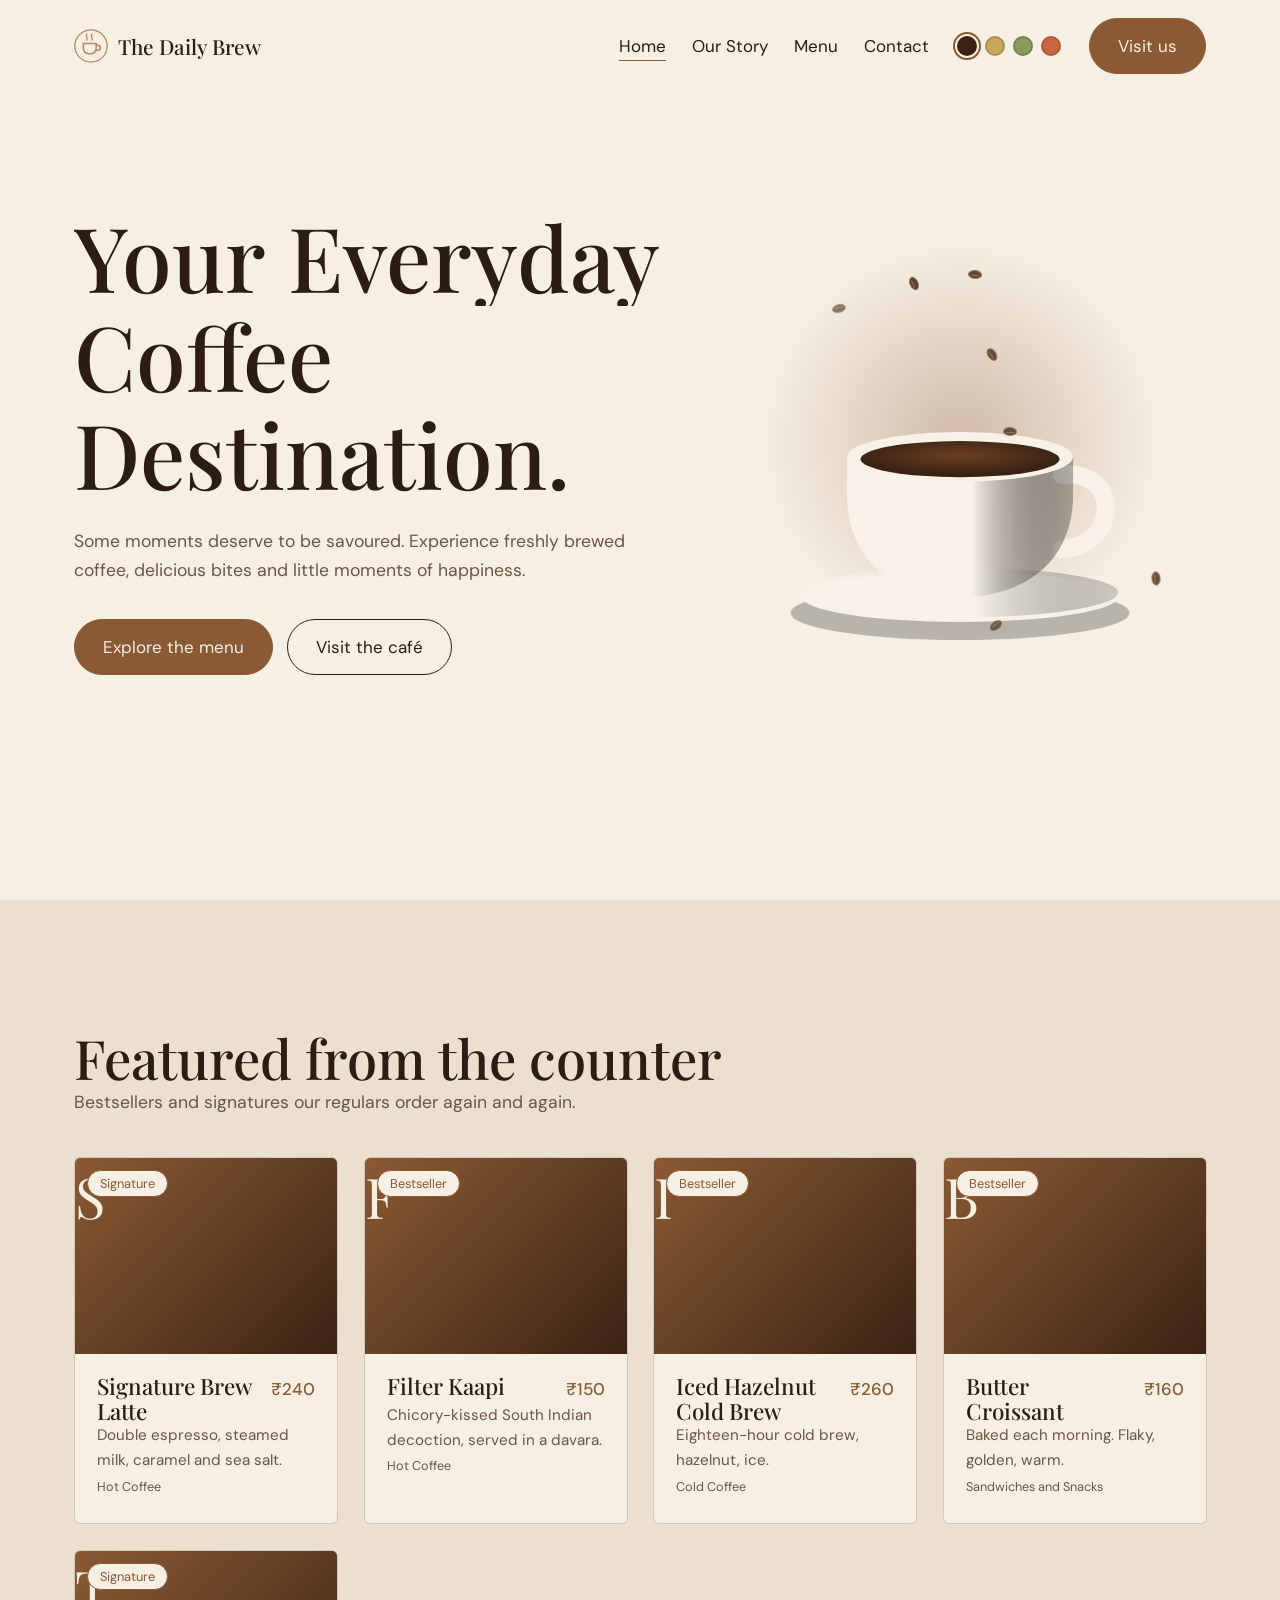
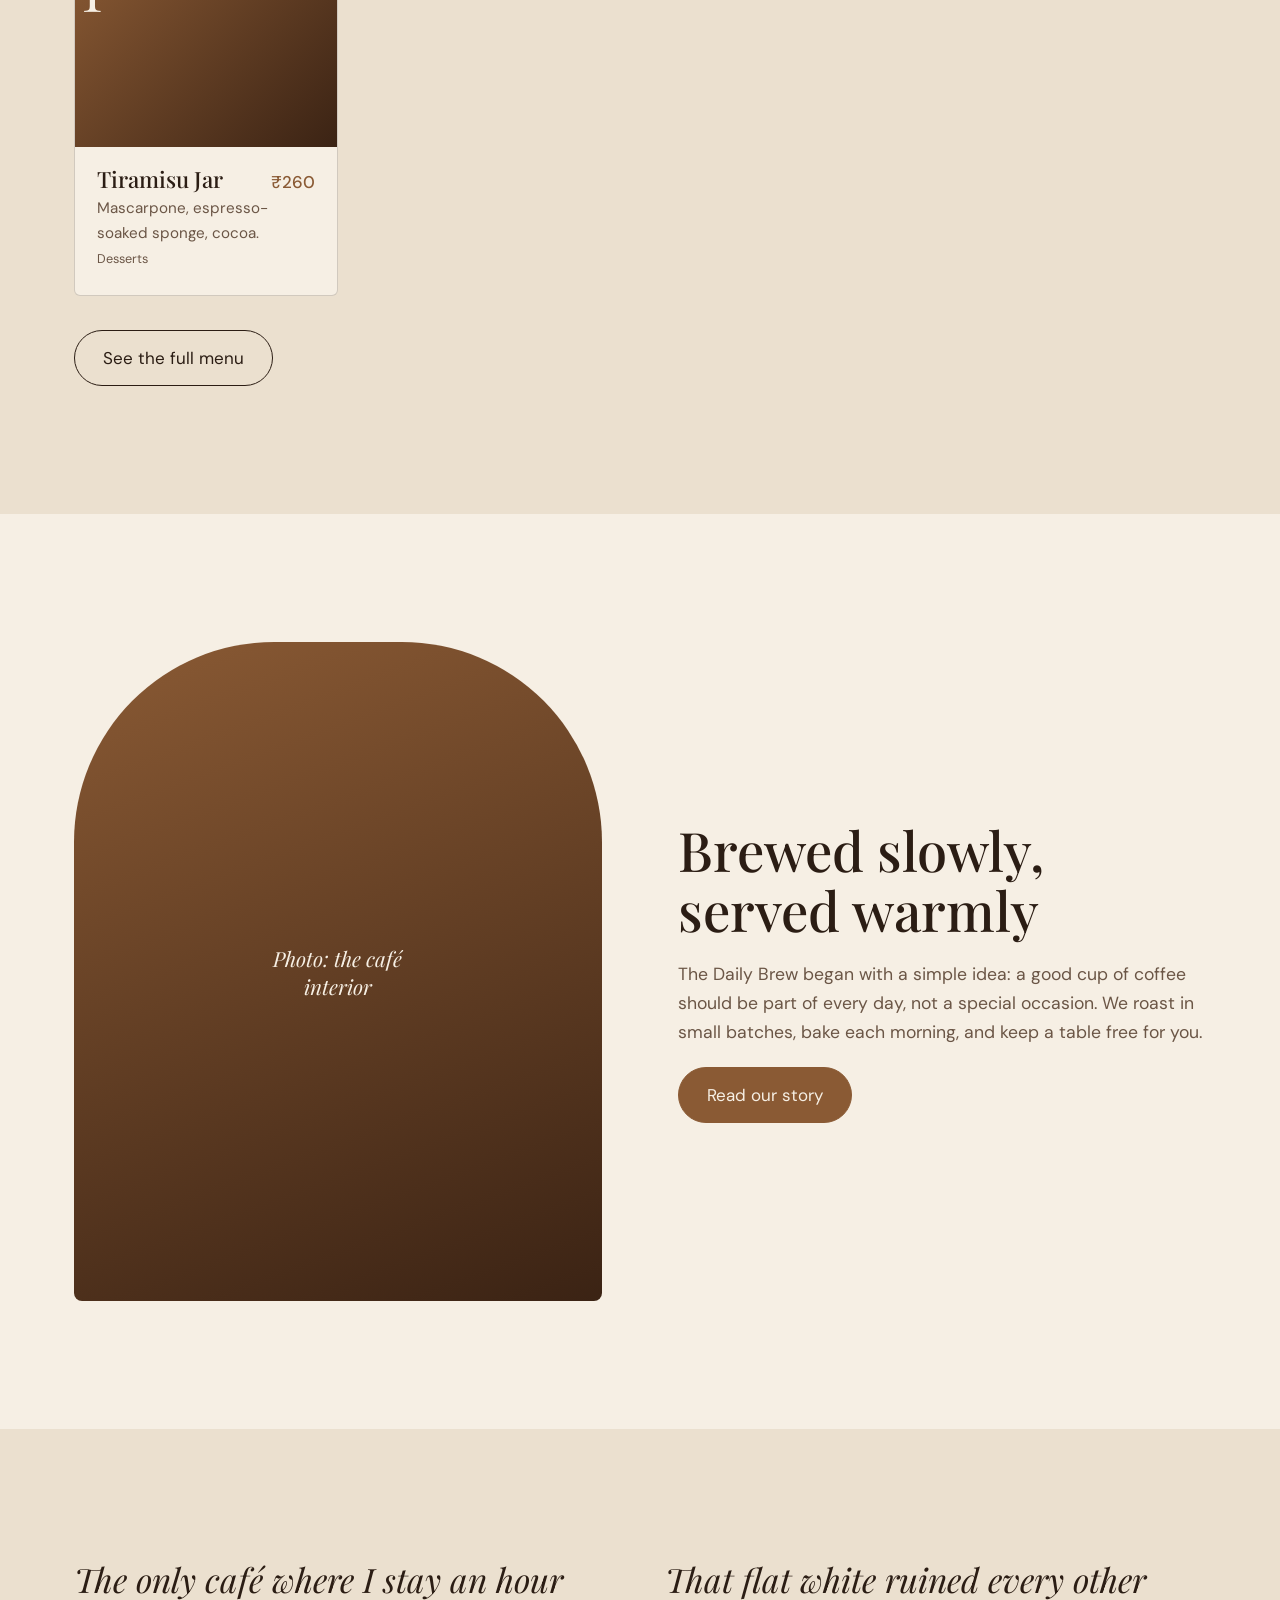
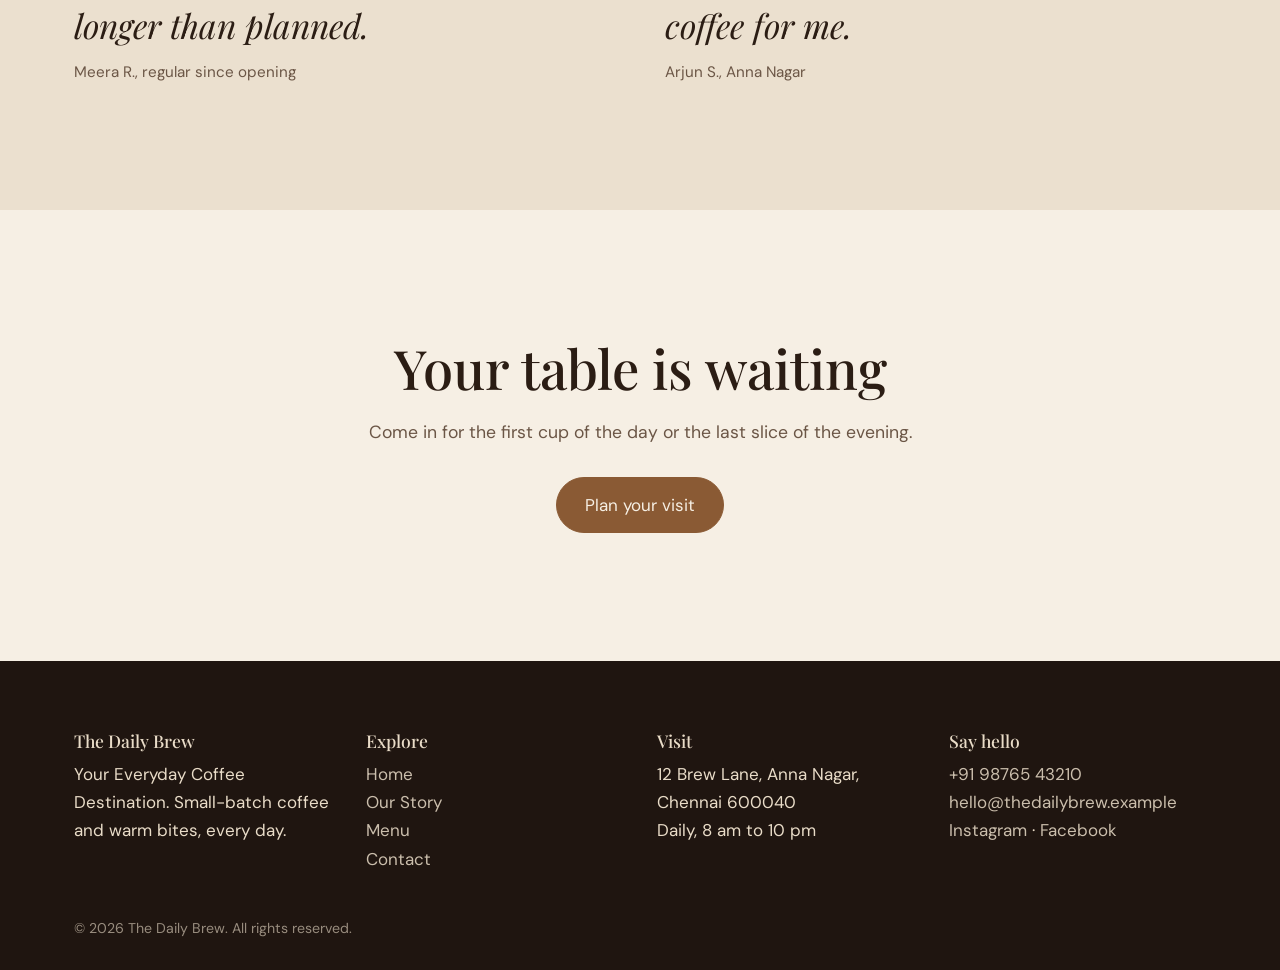
<file: index.html>
<!doctype html><html lang="en" data-theme="espresso"><head><meta charset="utf-8"><meta name="viewport" content="width=device-width,initial-scale=1"><title>Your Everyday Coffee Destination | The Daily Brew</title><meta name="description" content="Freshly brewed coffee, delicious bites and little moments of happiness."><link rel="icon" href="assets/logo.svg"><link rel="preconnect" href="https://fonts.googleapis.com"><link rel="preconnect" href="https://fonts.gstatic.com" crossorigin><link href="https://fonts.googleapis.com/css2?family=DM+Sans:wght@400;500&family=Playfair+Display:ital,wght@0,500;1,400&display=swap" rel="stylesheet"><link rel="stylesheet" href="style.css"><script>try{document.documentElement.dataset.theme=localStorage.getItem('tdb-theme')||'espresso'}catch(e){}</script></head><body><div id="site-nav"></div><main id="main">
<section class="hero"><div class="wrap"><div><h1 data-split>Your Everyday Coffee Destination.</h1><p class="lead">Some moments deserve to be savoured. Experience freshly brewed coffee, delicious bites and little moments of happiness.</p><div class="cta"><a class="btn" href="menu.html">Explore the menu</a><a class="btn ghost" href="contact.html#visit">Visit the café</a></div></div>
<div class="stage"><div class="glow"></div>
<svg id="cup" viewBox="0 0 400 400" role="img" aria-label="A steaming cup of hot coffee"><defs><radialGradient id="cf" cx=".5" cy=".4"><stop offset="0" stop-color="#6b3f22"/><stop offset="1" stop-color="var(--cof)"/></radialGradient><linearGradient id="cb" x1="0" x2="1"><stop offset="0" stop-color="var(--cup)"/><stop offset=".55" stop-color="var(--cup)"/><stop offset="1" stop-color="#000" stop-opacity=".28"/></linearGradient></defs>
<ellipse cx="200" cy="352" rx="150" ry="24" fill="#000" opacity=".25"/><ellipse cx="200" cy="338" rx="140" ry="22" fill="var(--cup)"/><ellipse cx="200" cy="334" rx="140" ry="22" fill="url(#cb)" opacity=".6"/>
<path d="M290 230c52-6 52 62 0 66" fill="none" stroke="var(--cup)" stroke-width="16" stroke-linecap="round"/>
<path d="M100 214h200v34c0 56-40 90-100 90s-100-34-100-90z" fill="url(#cb)"/><ellipse cx="200" cy="214" rx="100" ry="22" fill="var(--cup)"/><ellipse cx="200" cy="216" rx="88" ry="16" fill="url(#cf)"/>
<ellipse class="rip" cx="200" cy="216" rx="70" ry="11"/><ellipse class="rip" cx="200" cy="216" rx="70" ry="11"/>
<g class="steam"><path d="M170 200c-24-28 22-48-4-80"/><path d="M205 200c22-30-20-52 6-88"/><path d="M236 200c-18-24 16-40-2-66"/><path d="M150 205c-12-20 10-32 0-52"/></g></svg></div></div></section>
<section class="alt"><div class="wrap"><h2 class="rv">Featured from the counter</h2><p class="lead rv">Bestsellers and signatures our regulars order again and again.</p><div class="grid rv" id="featured" style="margin-top:40px"></div><p style="margin-top:34px"><a class="btn ghost" href="menu.html">See the full menu</a></p></div></section>
<section><div class="wrap split"><div class="ph rv">Photo: the café<br>interior</div><div class="rv"><h2>Brewed slowly, served warmly</h2><p class="lead" style="margin-top:20px">The Daily Brew began with a simple idea: a good cup of coffee should be part of every day, not a special occasion. We roast in small batches, bake each morning, and keep a table free for you.</p><p style="margin-top:20px"><a class="btn" href="about.html">Read our story</a></p></div></div></section>
<section class="alt"><div class="wrap q"><blockquote class="rv">The only café where I stay an hour longer than planned.<cite>Meera R., regular since opening</cite></blockquote><blockquote class="rv">That flat white ruined every other coffee for me.<cite>Arjun S., Anna Nagar</cite></blockquote></div></section>
<section><div class="wrap" style="text-align:center"><h2 class="rv">Your table is waiting</h2><p class="lead rv" style="margin:20px auto 30px">Come in for the first cup of the day or the last slice of the evening.</p><a class="btn" href="contact.html#visit">Plan your visit</a></div></section>
</main><div id="site-footer"></div><script src="script.js"></script></body></html>
</file>
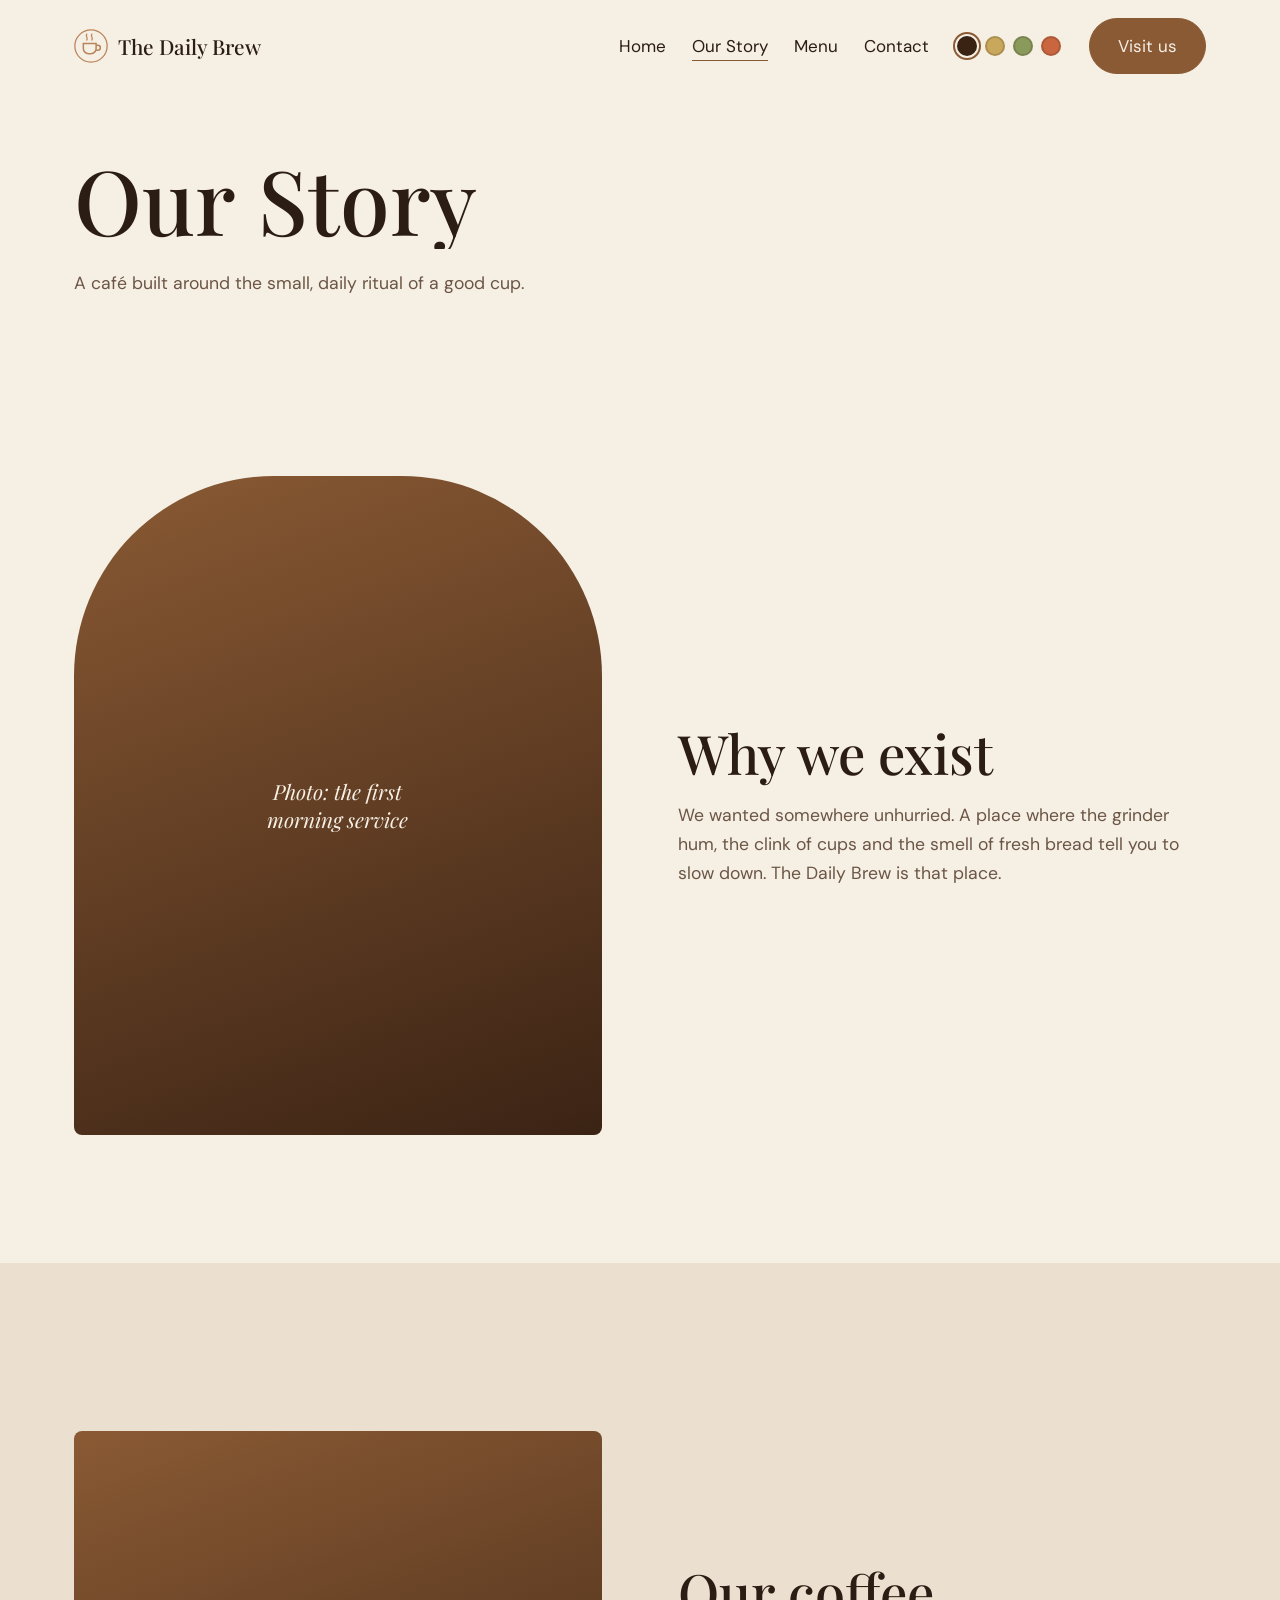
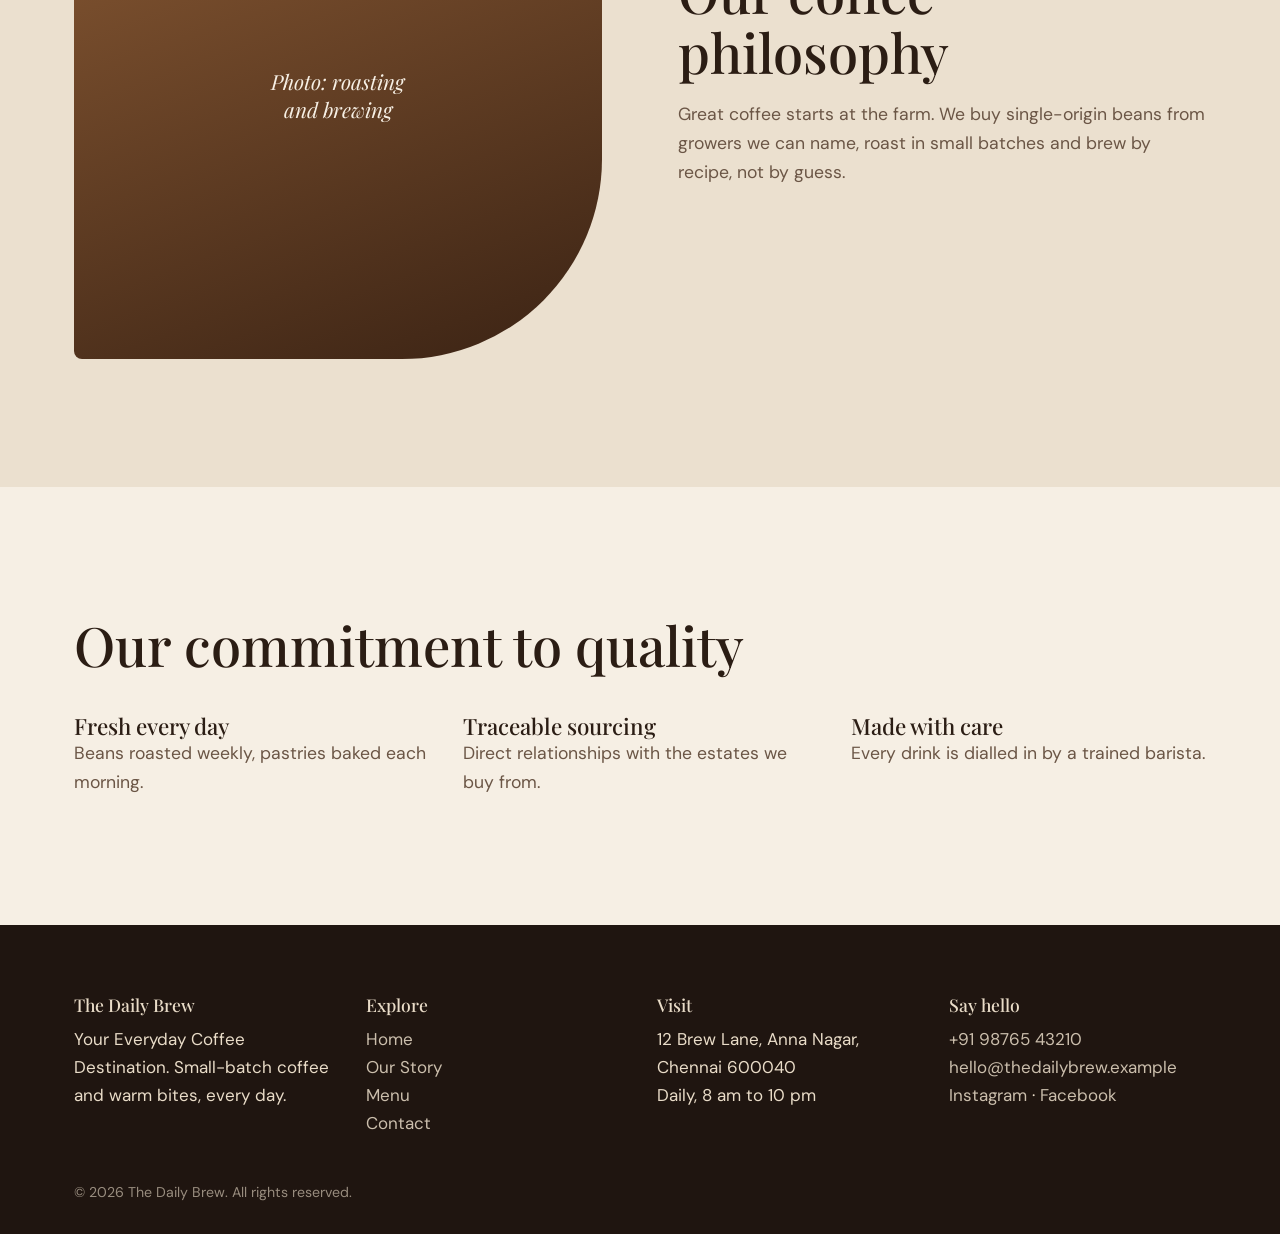
<file: about.html>
<!doctype html><html lang="en" data-theme="espresso"><head><meta charset="utf-8"><meta name="viewport" content="width=device-width,initial-scale=1"><title>Our Story | The Daily Brew</title><meta name="description" content="The story, philosophy and standards behind The Daily Brew."><link rel="icon" href="assets/logo.svg"><link rel="preconnect" href="https://fonts.googleapis.com"><link rel="preconnect" href="https://fonts.gstatic.com" crossorigin><link href="https://fonts.googleapis.com/css2?family=DM+Sans:wght@400;500&family=Playfair+Display:ital,wght@0,500;1,400&display=swap" rel="stylesheet"><link rel="stylesheet" href="style.css"><script>try{document.documentElement.dataset.theme=localStorage.getItem('tdb-theme')||'espresso'}catch(e){}</script></head><body><div id="site-nav"></div><main id="main">
<section class="page"><div class="wrap"><h1 data-split>Our Story</h1><p class="lead" style="margin-top:20px">A café built around the small, daily ritual of a good cup.</p></div></section>
<section><div class="wrap split"><div class="ph rv">Photo: the first<br>morning service</div><div class="rv"><h2>Why we exist</h2><p class="lead" style="margin-top:18px">We wanted somewhere unhurried. A place where the grinder hum, the clink of cups and the smell of fresh bread tell you to slow down. The Daily Brew is that place.</p></div></div></section>
<section class="alt"><div class="wrap split r"><div class="rv"><h2>Our coffee philosophy</h2><p class="lead" style="margin-top:18px">Great coffee starts at the farm. We buy single-origin beans from growers we can name, roast in small batches and brew by recipe, not by guess.</p></div><div class="ph b rv">Photo: roasting<br>and brewing</div></div></section>
<section><div class="wrap"><h2 class="rv">Our commitment to quality</h2><div class="cols" style="margin-top:40px"><div class="rv"><h3>Fresh every day</h3><p class="lead">Beans roasted weekly, pastries baked each morning.</p></div><div class="rv"><h3>Traceable sourcing</h3><p class="lead">Direct relationships with the estates we buy from.</p></div><div class="rv"><h3>Made with care</h3><p class="lead">Every drink is dialled in by a trained barista.</p></div></div></div></section>
</main><div id="site-footer"></div><script src="script.js"></script></body></html>
</file>
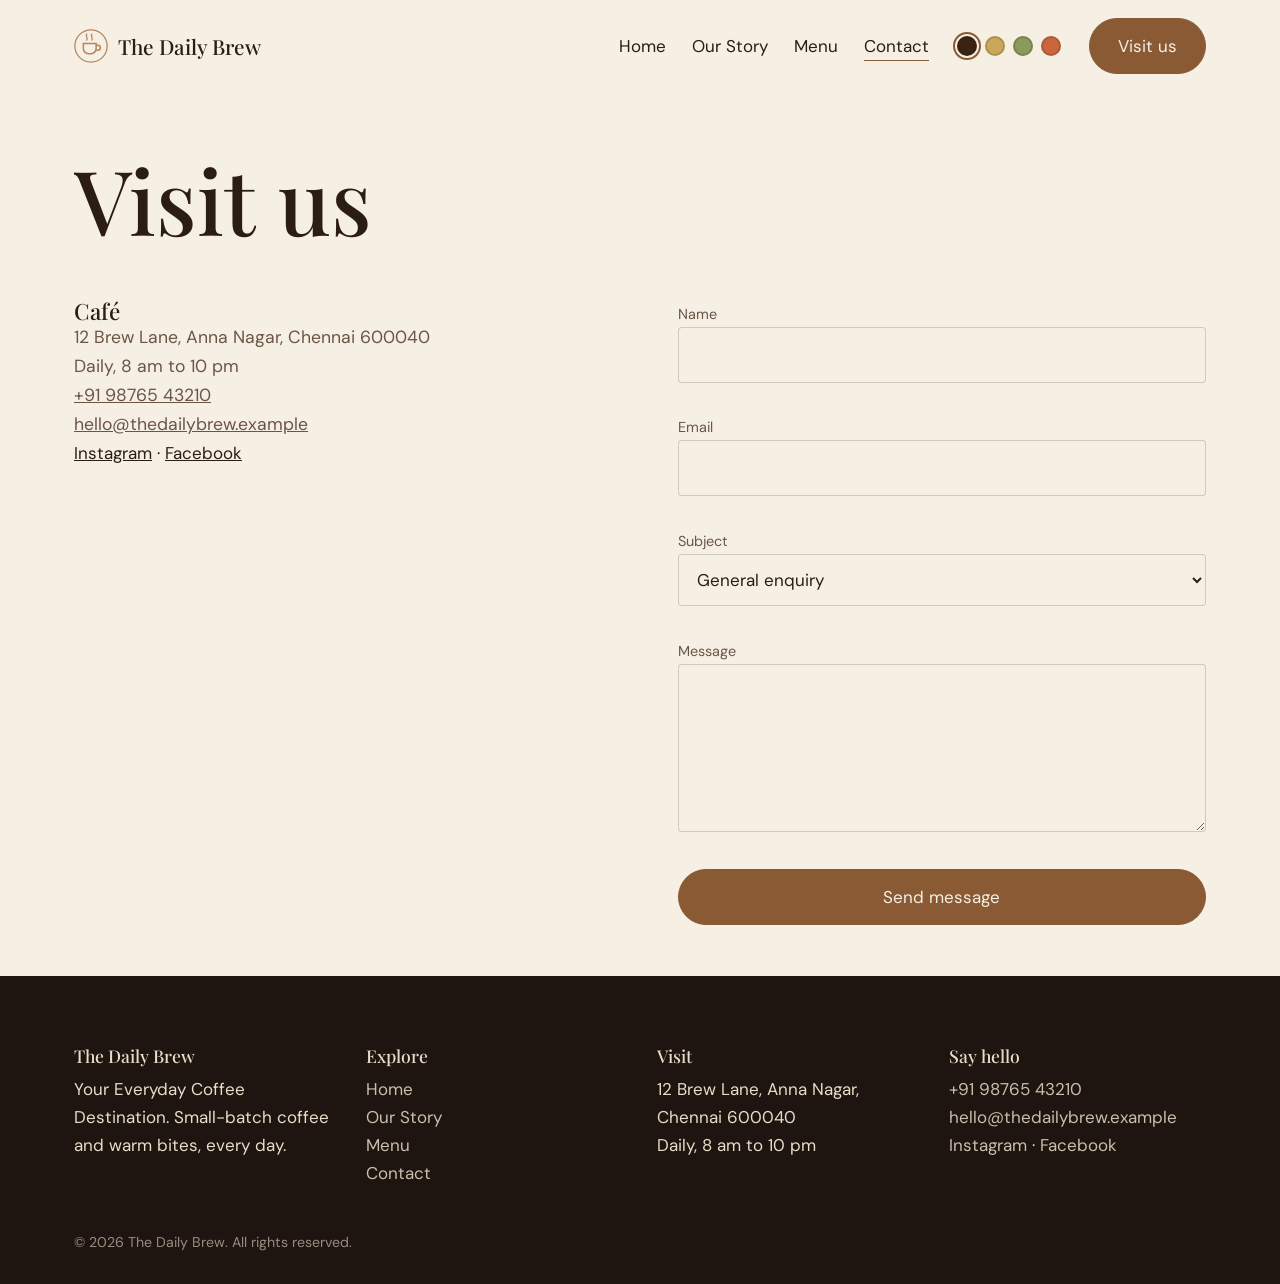
<file: contact.html>
<!doctype html><html lang="en" data-theme="espresso"><head><meta charset="utf-8"><meta name="viewport" content="width=device-width,initial-scale=1"><title>Contact | The Daily Brew</title><meta name="description" content="Find The Daily Brew, book a table or send us a message."><link rel="icon" href="assets/logo.svg"><link rel="preconnect" href="https://fonts.googleapis.com"><link rel="preconnect" href="https://fonts.gstatic.com" crossorigin><link href="https://fonts.googleapis.com/css2?family=DM+Sans:wght@400;500&family=Playfair+Display:ital,wght@0,500;1,400&display=swap" rel="stylesheet"><link rel="stylesheet" href="style.css"><script>try{document.documentElement.dataset.theme=localStorage.getItem('tdb-theme')||'espresso'}catch(e){}</script></head><body><div id="site-nav"></div><main id="main">
<section class="page" id="visit"><div class="wrap"><h1 data-split>Visit us</h1><div class="split" style="margin-top:50px;align-items:start"><div><h3>Café</h3><p class="lead">12 Brew Lane, Anna Nagar, Chennai 600040<br>Daily, 8 am to 10 pm<br><a href="tel:+919876543210">+91 98765 43210</a><br><a href="mailto:hello@thedailybrew.example">hello@thedailybrew.example</a></p><p><a href="#">Instagram</a> · <a href="#">Facebook</a></p><iframe class="map" title="Map of The Daily Brew" loading="lazy" src="https://www.google.com/maps?q=Anna+Nagar+Chennai&output=embed"></iframe></div>
<div><form id="cform" novalidate action="https://formspree.io/f/YOUR_FORM_ID" method="post"><div><label for="name">Name</label><input id="name" name="name" autocomplete="name"><span class="err" id="e-name"></span></div><div><label for="email">Email</label><input id="email" name="email" type="email" autocomplete="email"><span class="err" id="e-email"></span></div><div><label for="subject">Subject</label><select id="subject" name="subject"><option>General enquiry</option><option>Table enquiry</option><option>Feedback</option></select><span class="err" id="e-subject"></span></div><div><label for="message">Message</label><textarea id="message" name="message" rows="5"></textarea><span class="err" id="e-message"></span></div><button class="btn" type="submit">Send message</button></form><div class="ok" id="ok" role="status"><h3>Message sent</h3><p>Thank you. We will reply within a day.</p></div></div></div></div></section>
</main><div id="site-footer"></div><script src="script.js"></script></body></html>
</file>
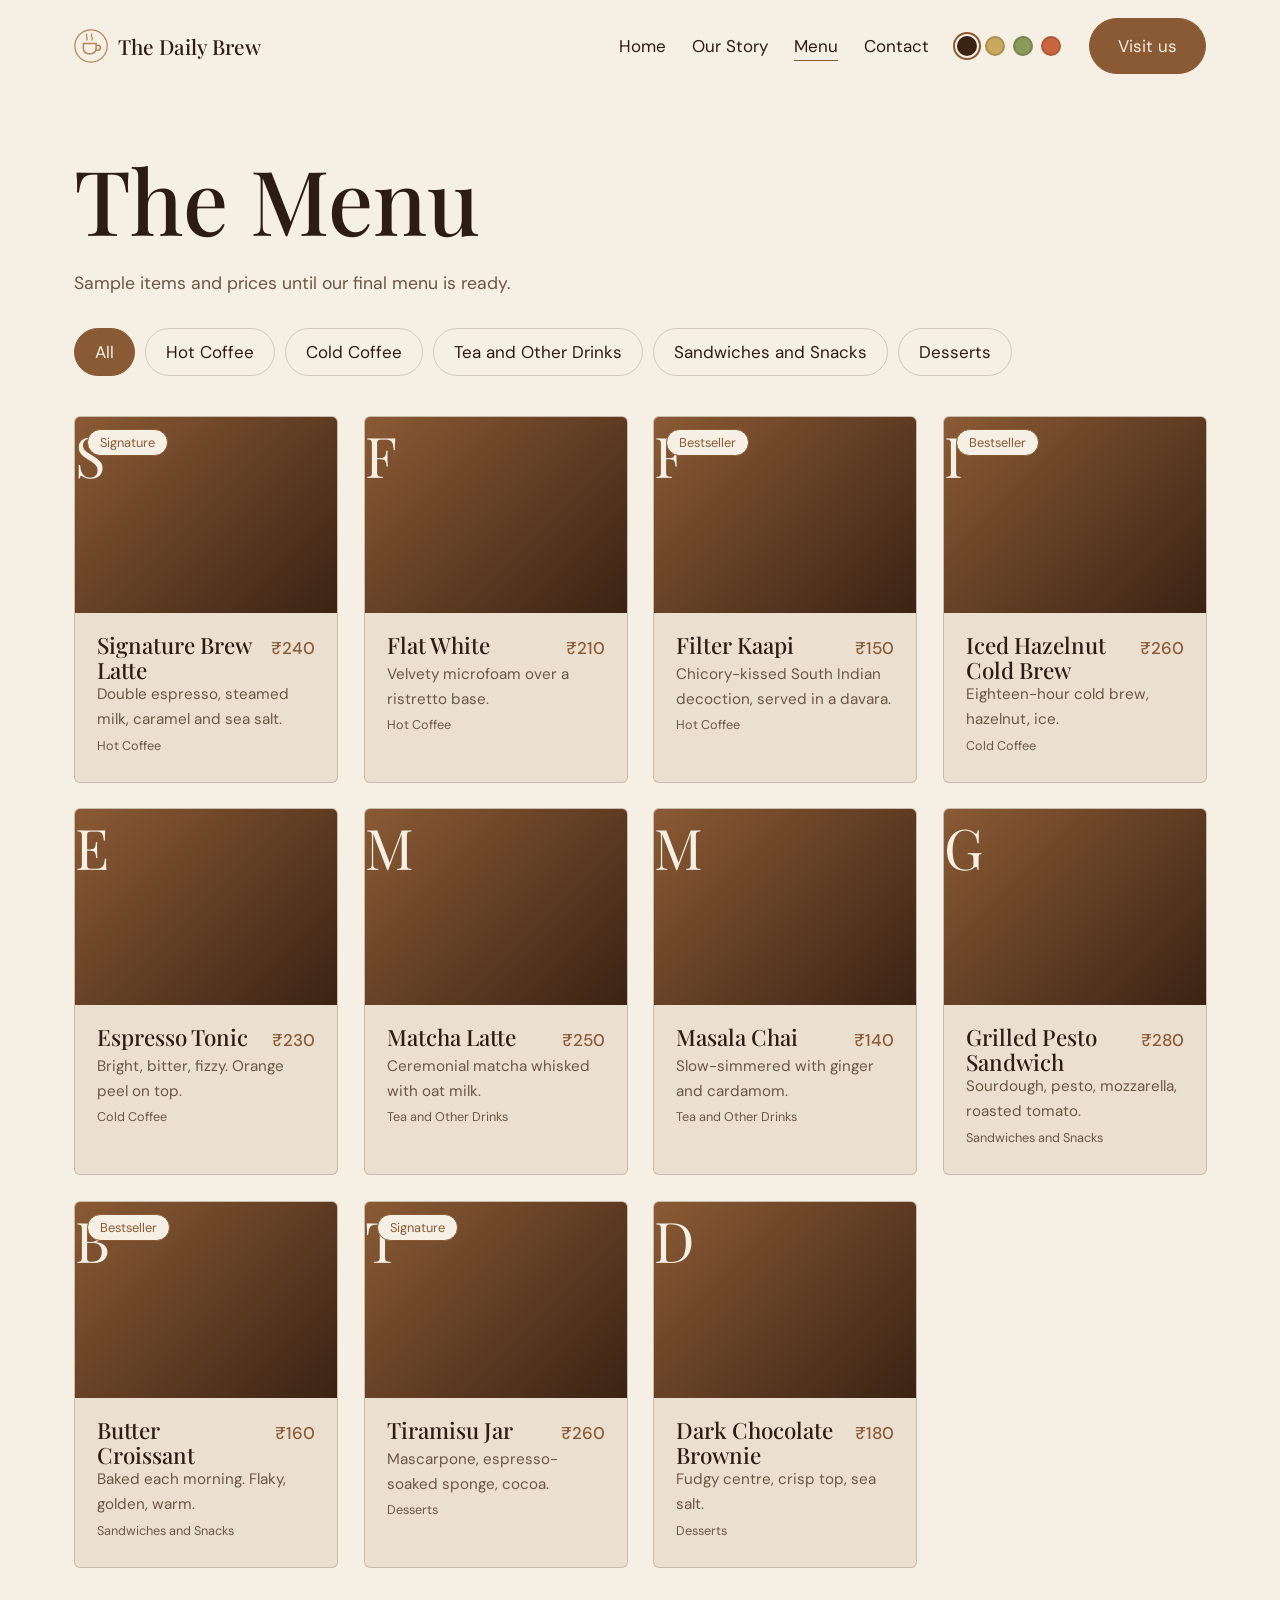
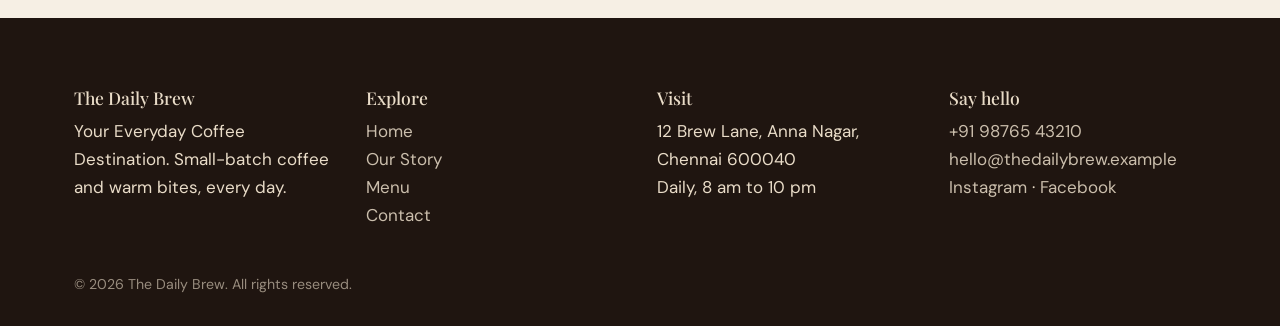
<file: menu.html>
<!doctype html><html lang="en" data-theme="espresso"><head><meta charset="utf-8"><meta name="viewport" content="width=device-width,initial-scale=1"><title>Menu | The Daily Brew</title><meta name="description" content="Hot and cold coffee, tea, sandwiches, snacks and desserts."><link rel="icon" href="assets/logo.svg"><link rel="preconnect" href="https://fonts.googleapis.com"><link rel="preconnect" href="https://fonts.gstatic.com" crossorigin><link href="https://fonts.googleapis.com/css2?family=DM+Sans:wght@400;500&family=Playfair+Display:ital,wght@0,500;1,400&display=swap" rel="stylesheet"><link rel="stylesheet" href="style.css"><script>try{document.documentElement.dataset.theme=localStorage.getItem('tdb-theme')||'espresso'}catch(e){}</script></head><body><div id="site-nav"></div><main id="main">
<section class="page"><div class="wrap"><h1 data-split>The Menu</h1><p class="lead" style="margin-top:20px">Sample items and prices until our final menu is ready.</p><div class="filters" id="filters" role="group" aria-label="Filter by category"></div><div class="grid" id="menu-grid" aria-live="polite"></div></div></section>
</main><div id="site-footer"></div><script src="script.js"></script></body></html>
</file>
<file: style.css>
:root{--bg:#f6efe4;--bg2:#ebe0cf;--ink:#2b1d14;--mute:#6b5646;--acc:#8a5a34;--foot:#1f1510;--footink:#e9dcc8;--line:rgba(43,29,20,.18);--cup:#f7f1e8;--cof:#3b2314}
[data-theme=midnight]{--bg:#121212;--bg2:#1c1b19;--ink:#efe6d2;--mute:#a69c88;--acc:#c9a85c;--foot:#0a0a0a;--footink:#d9cdb5;--line:rgba(239,230,210,.2);--cup:#e8e0d0;--cof:#2a1a10}
[data-theme=matcha]{--bg:#eef0e2;--bg2:#dde3cb;--ink:#2a3321;--mute:#5a6648;--acc:#6b7a2f;--foot:#232b1b;--footink:#e4e8d3;--line:rgba(42,51,33,.2);--cup:#faf6e8;--cof:#6b7a2f}
[data-theme=sunset]{--bg:#f8e6d6;--bg2:#f0cdb2;--ink:#4a2418;--mute:#7d4b38;--acc:#b9502b;--foot:#3a1a12;--footink:#f6dfcb;--line:rgba(74,36,24,.2);--cup:#fff3e6;--cof:#4a2418}
*{box-sizing:border-box;margin:0}html{scroll-behavior:smooth}
body{font:17px/1.65 'DM Sans',sans-serif;background:var(--bg);color:var(--ink);transition:background .6s,color .6s;overflow-x:hidden}
body *{transition-property:background-color,color,border-color,fill,stroke;transition-duration:.5s}
h1,h2,h3{font-family:'Playfair Display',serif;font-weight:500;line-height:1.1}
h1{font-size:clamp(2.6rem,7vw,5.6rem)}h2{font-size:clamp(2rem,4.5vw,3.4rem)}h3{font-size:1.4rem}
a{color:inherit}img{max-width:100%;display:block}
:focus-visible{outline:2px solid var(--acc);outline-offset:3px}
.wrap{max-width:1180px;margin:auto;padding:0 24px}
section{padding:clamp(64px,10vw,130px) 0}
.alt{background:var(--bg2)}
.lead{color:var(--mute);max-width:54ch;font-size:1.1rem}
.sk{position:absolute;left:-999px}.sk:focus{left:8px;top:8px;background:var(--bg);padding:8px;z-index:99}
/* nav */
header{position:fixed;inset:0 0 auto;z-index:50;padding:18px 0;transition:background .4s,padding .4s,box-shadow .4s}
header.solid{background:var(--bg);padding:10px 0;border-bottom:1px solid var(--line)}
nav{display:flex;align-items:center;gap:28px}
.brand{display:flex;align-items:center;gap:10px;font:500 1.3rem 'Playfair Display',serif;text-decoration:none;margin-right:auto}
.brand img{width:34px}
.links{display:flex;gap:26px;list-style:none;padding:0}
.links a{text-decoration:none;position:relative;padding:4px 0}
.links a:after{content:"";position:absolute;left:0;bottom:0;height:1px;width:100%;background:var(--acc);transform:scaleX(0);transform-origin:left;transition:transform .35s}
.links a:hover:after,.links a[aria-current]:after{transform:scaleX(1)}
.themes{display:flex;gap:8px}.themes button{width:20px;height:20px;border-radius:50%;border:2px solid var(--line);cursor:pointer;padding:0}
.themes button[aria-pressed=true]{outline:2px solid var(--acc);outline-offset:2px}
.btn{display:inline-block;padding:13px 28px;border:1px solid var(--acc);background:var(--acc);color:var(--bg);text-decoration:none;border-radius:40px;cursor:pointer;font:inherit;will-change:transform}
.btn.ghost{background:none;color:var(--ink);border-color:var(--ink)}
.burger{display:none;background:none;border:0;width:36px;height:36px;cursor:pointer;color:inherit}
.burger i{display:block;height:2px;background:currentColor;margin:7px 4px;transition:transform .3s,opacity .3s}
.burger[aria-expanded=true] i:first-child{transform:translateY(4.5px) rotate(45deg)}.burger[aria-expanded=true] i:last-child{transform:translateY(-4.5px) rotate(-45deg)}
@media(max-width:860px){.burger{display:block}.visit{display:none}
.links{position:fixed;inset:0 0 auto;top:0;flex-direction:column;background:var(--bg);padding:90px 24px 30px;gap:18px;font-size:1.4rem;clip-path:inset(0 0 100% 0);transition:clip-path .5s;z-index:-1}
.links.open{clip-path:inset(0)}}
/* hero */
.hero{min-height:100svh;display:grid;align-items:center;padding-top:110px;position:relative;overflow:hidden}
.hero .wrap{display:grid;grid-template-columns:1.1fr .9fr;gap:40px;align-items:center}
.hero p{margin:24px 0 34px}.cta{display:flex;gap:14px;flex-wrap:wrap}
.w{display:inline-block;overflow:hidden;vertical-align:top}.w span{display:inline-block;transform:translateY(105%);animation:up .9s cubic-bezier(.2,.8,.2,1) forwards;animation-delay:calc(var(--i)*90ms + .6s)}
@keyframes up{to{transform:none}}
.stage{position:relative;aspect-ratio:1;display:grid;place-items:center}
.glow{position:absolute;inset:8%;border-radius:50%;background:radial-gradient(circle,var(--acc) 0,transparent 68%);opacity:.35;animation:pulse 6s ease-in-out infinite}
@keyframes pulse{50%{opacity:.5;transform:scale(1.06)}}
#cup{width:92%;position:relative;transition:transform .2s ease-out;animation:drop 1.4s cubic-bezier(.2,.8,.2,1) .8s both}
@keyframes drop{from{opacity:0;transform:translateY(-40px)}}
.steam path{fill:none;stroke:var(--ink);stroke-width:7;stroke-linecap:round;opacity:0;transform-box:fill-box;transform-origin:50% 100%;animation:steam 5s ease-in-out infinite;filter:blur(3px)}
.steam path:nth-child(2){animation-duration:6.2s;animation-delay:1.1s}.steam path:nth-child(3){animation-duration:5.6s;animation-delay:2.3s}.steam path:nth-child(4){animation-duration:7s;animation-delay:3.2s}
@keyframes steam{0%{opacity:0;transform:translateY(20px) scale(.7,.5)}25%{opacity:.35}60%{opacity:.2;transform:translate(8px,-30px) scale(1.1,1.2) rotate(4deg)}100%{opacity:0;transform:translate(-10px,-70px) scale(1.4,1.5) rotate(-6deg)}}
.rip{fill:none;stroke:var(--cup);stroke-width:1.5;transform-box:fill-box;transform-origin:center;animation:rip 4s ease-out infinite;opacity:0}.rip+.rip{animation-delay:2s}
@keyframes rip{0%{opacity:.6;transform:scale(.2)}100%{opacity:0;transform:scale(1)}}
.bean{position:absolute;width:14px;height:9px;border-radius:50%;background:var(--cof);border:1px solid var(--acc);animation:fl 9s ease-in-out infinite}
.bean:after{content:"";position:absolute;left:2px;right:2px;top:50%;height:1px;background:var(--acc)}
@keyframes fl{50%{transform:translate(14px,-26px) rotate(160deg)}}
/* content */
.cols{display:grid;grid-template-columns:repeat(auto-fit,minmax(280px,1fr));gap:34px}
.split{display:grid;grid-template-columns:1fr 1fr;gap:clamp(30px,6vw,90px);align-items:center}
.split.r>:first-child{order:2}
@media(max-width:760px){.hero .wrap,.split{grid-template-columns:1fr}.split.r>:first-child{order:0}}
.ph{aspect-ratio:4/5;border-radius:200px 200px 8px 8px;background:linear-gradient(160deg,var(--acc),var(--cof));position:relative;overflow:hidden;display:grid;place-items:center;color:var(--bg);font:italic 1.3rem 'Playfair Display',serif;text-align:center;padding:20px}
.ph.b{border-radius:8px 8px 200px 8px;aspect-ratio:1;margin-top:40px}
.card{background:var(--bg2);border:1px solid var(--line);border-radius:6px;overflow:hidden;transform-style:preserve-3d;transition:transform .25s ease-out,box-shadow .3s;position:relative}
.alt .card{background:var(--bg)}
.card .im{aspect-ratio:4/3;overflow:hidden;background:linear-gradient(135deg,var(--acc),var(--cof));display:grid;place-items:center;font:3.5rem 'Playfair Display',serif;color:var(--bg)}
.card .im>*{transition:transform .7s;width:100%;height:100%;object-fit:cover}.card:hover .im>*{transform:scale(1.08)}
.card .tx{padding:20px 22px 24px}.card .row{display:flex;justify-content:space-between;gap:12px;align-items:baseline}
.card p{color:var(--mute);font-size:.95rem}
.tag{position:absolute;top:12px;left:12px;background:var(--bg);color:var(--acc);border:1px solid var(--acc);border-radius:20px;padding:2px 12px;font-size:.8rem}
.price{color:var(--acc);font-weight:500}
.filters{display:flex;gap:10px;flex-wrap:wrap;margin:30px 0 40px}
.filters button{background:none;border:1px solid var(--line);color:inherit;border-radius:30px;padding:9px 20px;font:inherit;cursor:pointer;transition:all .3s}
.filters button[aria-pressed=true]{background:var(--acc);color:var(--bg);border-color:var(--acc)}
.grid{display:grid;grid-template-columns:repeat(auto-fill,minmax(260px,1fr));gap:26px}
.grid .card{animation:pop .5s both}@keyframes pop{from{opacity:0;transform:scale(.94)}}
blockquote{font:italic clamp(1.4rem,3vw,2.1rem)/1.35 'Playfair Display',serif;max-width:28ch}
cite{display:block;margin-top:14px;font:400 .95rem 'DM Sans';color:var(--mute)}
.q{display:grid;grid-template-columns:repeat(auto-fit,minmax(300px,1fr));gap:50px}
.rv{opacity:0;transform:translateY(26px);transition:opacity .9s,transform .9s}.rv.in{opacity:1;transform:none}
.page{padding-top:150px;padding-bottom:50px}
form{display:grid;gap:16px}label{font-size:.9rem;color:var(--mute)}
input,select,textarea{width:100%;font:inherit;padding:13px 14px;background:var(--bg);color:var(--ink);border:1px solid var(--line);border-radius:4px}
.err{color:#b3261e;font-size:.85rem;min-height:1em;display:block}[data-theme=midnight] .err{color:#ff8a80}
.ok{border:1px solid var(--acc);padding:26px;border-radius:6px;display:none}
.map{border:0;width:100%;height:280px;border-radius:6px;margin-top:20px;filter:sepia(.3)}
footer{background:var(--foot);color:var(--footink);padding:70px 0 30px}
footer .cols{grid-template-columns:repeat(auto-fit,minmax(200px,1fr))}footer h3{font-size:1.1rem;margin-bottom:10px}footer ul{list-style:none;padding:0}footer a{text-decoration:none;opacity:.85}footer a:hover{opacity:1;text-decoration:underline}
footer small{display:block;margin-top:44px;opacity:.6}
#load{position:fixed;inset:0;background:var(--bg);z-index:99;display:grid;place-items:center;transition:opacity .7s,visibility .7s}#load.gone{opacity:0;visibility:hidden}
#load svg{width:90px;animation:pulse 1.4s infinite}
#cur{position:fixed;width:14px;height:14px;border:1.5px solid var(--acc);border-radius:50%;pointer-events:none;z-index:98;transition:width .2s,height .2s;left:-20px;top:-20px;translate:-50% -50%}
@media(hover:none){#cur{display:none}}
@media(prefers-reduced-motion:reduce){*,*:before,*:after{animation-duration:.01ms!important;animation-iteration-count:1!important;transition-duration:.01ms!important}.w span{transform:none}.rv{opacity:1;transform:none}#cur{display:none}}
</file>
